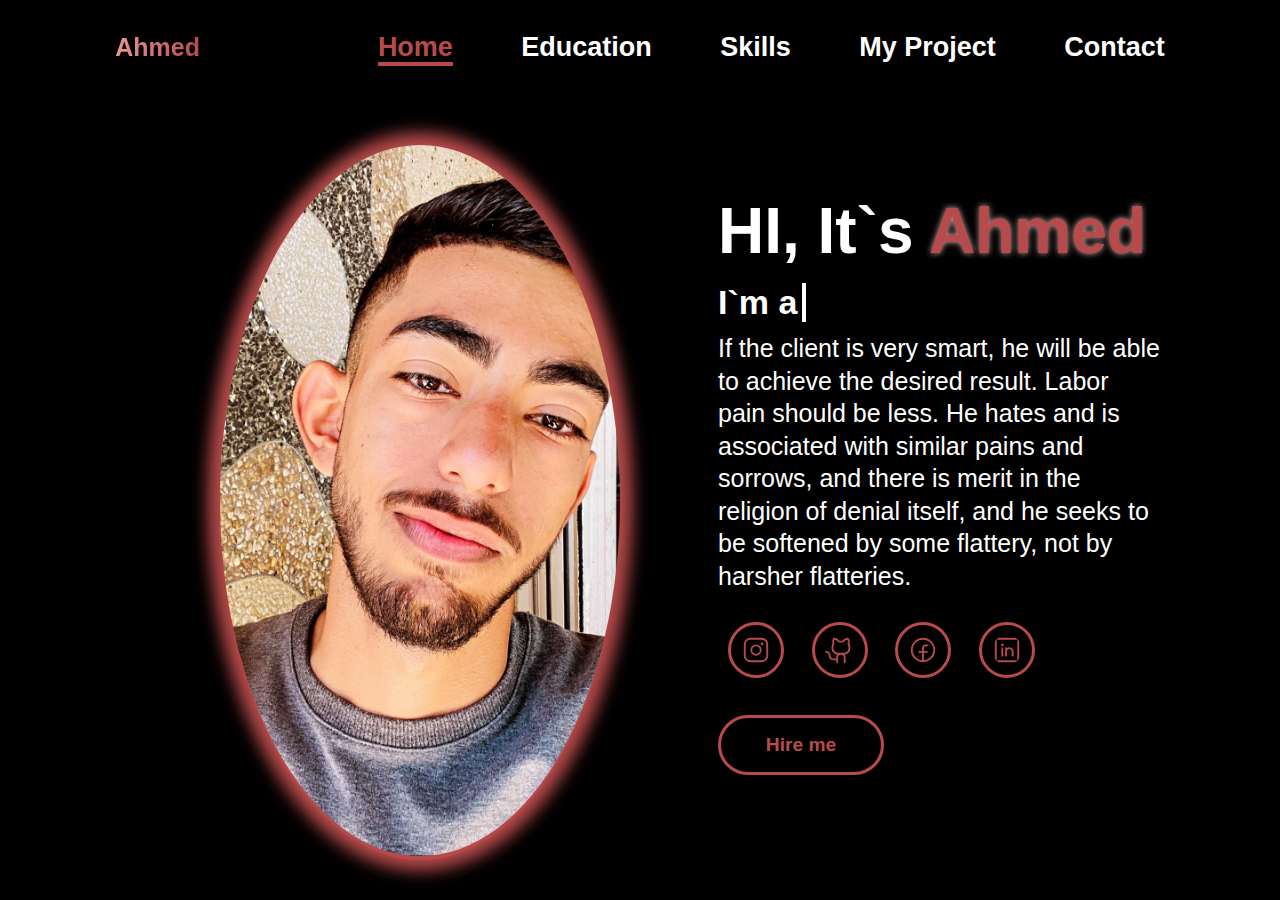
<file: index.html>
<!DOCTYPE html>
<html lang="en">
  <head>
    <link rel="stylesheet" href="style.css" />
    <meta charset="UTF-8" />
    <meta name="viewport" content="width=device-width, initial-scale=1.0" />
    <title>Document</title>
  </head>
  <body>
    <header class="header">
      <a href="" class="logo">Ahmed</a>
      <nav class="nav">
        <a class="nav__list active" href="">Home</a>
        <a class="nav__list" href="">Education</a>
        <a class="nav__list" href="skills.html">Skills</a>
        <a class="nav__list" href="MyProject.htm">My Project</a>
        <a class="nav__list" href="contact.html">Contact</a>
      </nav>
    </header>
    <main class="main">
      <div class="main__2">
        <div class="img">
          <img
            class="img"
            src="ahmed.jpg"
            alt=""
          />
        </div>
        <div class="about__main">
          <h1 class="p1">HI, It`s <span class="span">Ahmed</span></h1>
          <h3 class="typing-text">I`m a <span></span></h3>
          <p class="p3">
            If the client is very smart, he will be able to achieve the desired
            result. Labor pain should be less. He hates and is associated with
            similar pains and sorrows, and there is merit in the religion of
            denial itself, and he seeks to be softened by some flattery, not by
            harsher flatteries.
          </p>

          <div>
            <a
              target="_blank"
              href="https://www.instagram.com/ahmed.ps.ps/"
            >
              <svg
                class="icon"
                xmlns="http://www.w3.org/2000/svg"
                width="30"
                height="30"
                fill="#b74b4b"
                viewBox="0 0 256 256"
              >
                <path
                  d="M128,80a48,48,0,1,0,48,48A48.05,48.05,0,0,0,128,80Zm0,80a32,32,0,1,1,32-32A32,32,0,0,1,128,160ZM176,24H80A56.06,56.06,0,0,0,24,80v96a56.06,56.06,0,0,0,56,56h96a56.06,56.06,0,0,0,56-56V80A56.06,56.06,0,0,0,176,24Zm40,152a40,40,0,0,1-40,40H80a40,40,0,0,1-40-40V80A40,40,0,0,1,80,40h96a40,40,0,0,1,40,40ZM192,76a12,12,0,1,1-12-12A12,12,0,0,1,192,76Z"
                ></path>
              </svg>
            </a>
            <a target="_blank" href="https://github.com/ahmedpsps">
              <svg
                class="icon"
                xmlns="http://www.w3.org/2000/svg"
                width="30"
                height="30"
                fill="#b74b4b"
                viewBox="0 0 256 256"
              >
                <path
                  d="M208.31,75.68A59.78,59.78,0,0,0,202.93,28,8,8,0,0,0,196,24a59.75,59.75,0,0,0-48,24H124A59.75,59.75,0,0,0,76,24a8,8,0,0,0-6.93,4,59.78,59.78,0,0,0-5.38,47.68A58.14,58.14,0,0,0,56,104v8a56.06,56.06,0,0,0,48.44,55.47A39.8,39.8,0,0,0,96,192v8H72a24,24,0,0,1-24-24A40,40,0,0,0,8,136a8,8,0,0,0,0,16,24,24,0,0,1,24,24,40,40,0,0,0,40,40H96v16a8,8,0,0,0,16,0V192a24,24,0,0,1,48,0v40a8,8,0,0,0,16,0V192a39.8,39.8,0,0,0-8.44-24.53A56.06,56.06,0,0,0,216,112v-8A58.14,58.14,0,0,0,208.31,75.68ZM200,112a40,40,0,0,1-40,40H112a40,40,0,0,1-40-40v-8a41.74,41.74,0,0,1,6.9-22.48A8,8,0,0,0,80,73.83a43.81,43.81,0,0,1,.79-33.58,43.88,43.88,0,0,1,32.32,20.06A8,8,0,0,0,119.82,64h32.35a8,8,0,0,0,6.74-3.69,43.87,43.87,0,0,1,32.32-20.06A43.81,43.81,0,0,1,192,73.83a8.09,8.09,0,0,0,1,7.65A41.72,41.72,0,0,1,200,104Z"
                ></path>
              </svg>
            </a>
            <a
              target="_blank"
              href="https://www.facebook.com/profile.php?id=100020564404641"
            >
              <svg
                class="icon"
                xmlns="http://www.w3.org/2000/svg"
                width="30"
                height="30"
                fill="#b74b4b"
                viewBox="0 0 256 256"
              >
                <path
                d="M128,24A104,104,0,1,0,232,128,104.11,104.11,0,0,0,128,24Zm8,191.63V152h24a8,8,0,0,0,0-16H136V112a16,16,0,0,1,16-16h16a8,8,0,0,0,0-16H152a32,32,0,0,0-32,32v24H96a8,8,0,0,0,0,16h24v63.63a88,88,0,1,1,16,0Z"                ></path>
              </svg>
            </a>
            <a
              
              href="#"
            >
              <svg
                class="icon"
                xmlns="http://www.w3.org/2000/svg"
                width="30"
                height="30"
                fill="#b74b4b"
                viewBox="0 0 256 256"
              >
                <path
                  d="M216,24H40A16,16,0,0,0,24,40V216a16,16,0,0,0,16,16H216a16,16,0,0,0,16-16V40A16,16,0,0,0,216,24Zm0,192H40V40H216V216ZM96,112v64a8,8,0,0,1-16,0V112a8,8,0,0,1,16,0Zm88,28v36a8,8,0,0,1-16,0V140a20,20,0,0,0-40,0v36a8,8,0,0,1-16,0V112a8,8,0,0,1,15.79-1.78A36,36,0,0,1,184,140ZM100,84A12,12,0,1,1,88,72,12,12,0,0,1,100,84Z"
                ></path>
              </svg>
            </a>
          </div>
          <div>
            <button class="btn">Hire me</button>
          </div>
        </div>
      </div>
    </main>
  
  </body>
</html>
</file>
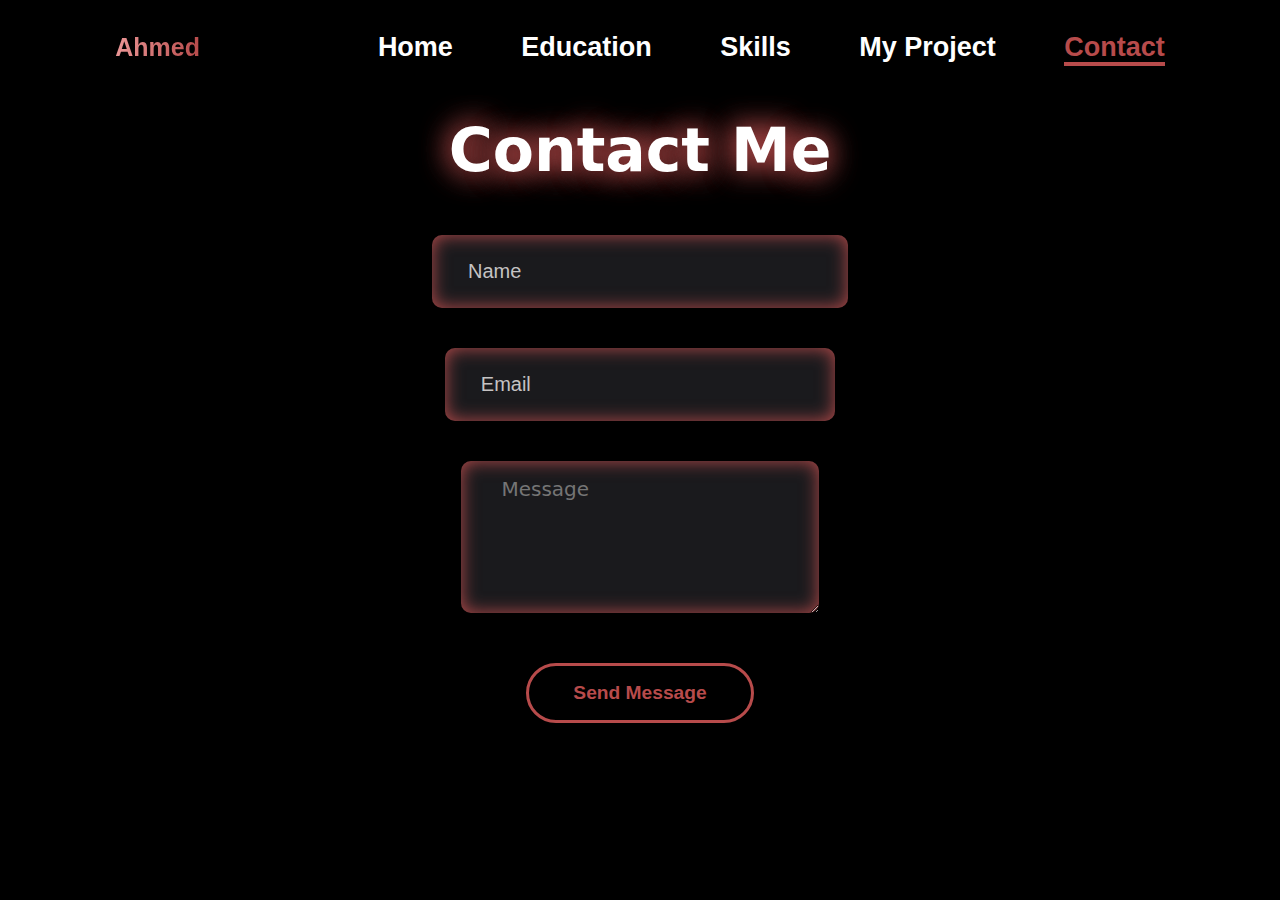
<file: contact.html>
<!DOCTYPE html>
<html lang="en">
<head>
      <link rel="stylesheet" href="contact.css">
      <meta charset="UTF-8">
      <meta name="viewport" content="width=device-width, initial-scale=1.0">
      <title>Document</title>
</head>
<body>
     <header class="header">
      <a href="" class="logo">Ahmed</a>
      <nav class="nav">
        <a class="nav__list " href="index.html">Home</a>
        <a class="nav__list" href="">Education</a>
        <a class="nav__list" href="skills.html">Skills</a>
        <a class="nav__list" href="MyProject.htm">My Project</a>
        <a class="nav__list active"  href="contact.html">Contact</a>
      </nav>
    </header>
    <main class="main">
      
      <h1 class="about__contact">Contact Me</h1>
      <div class="main__2">
            <form action="https://formspree.io/f/meoqkeab" method="post">
      <input class="input" type="text" name="name" required placeholder="Name" autocomplete="off">
      <input class="input2" type="email" name="email" required placeholder="Email" autocomplete="off">
      <textarea rows="5"   cols="60" name="Message" id="" required placeholder="Message" autocomplete="off"></textarea>
      <button type="submit">Send Message</button>
            </form>
      </div>
    </main> 
</body>
</html>
</file>
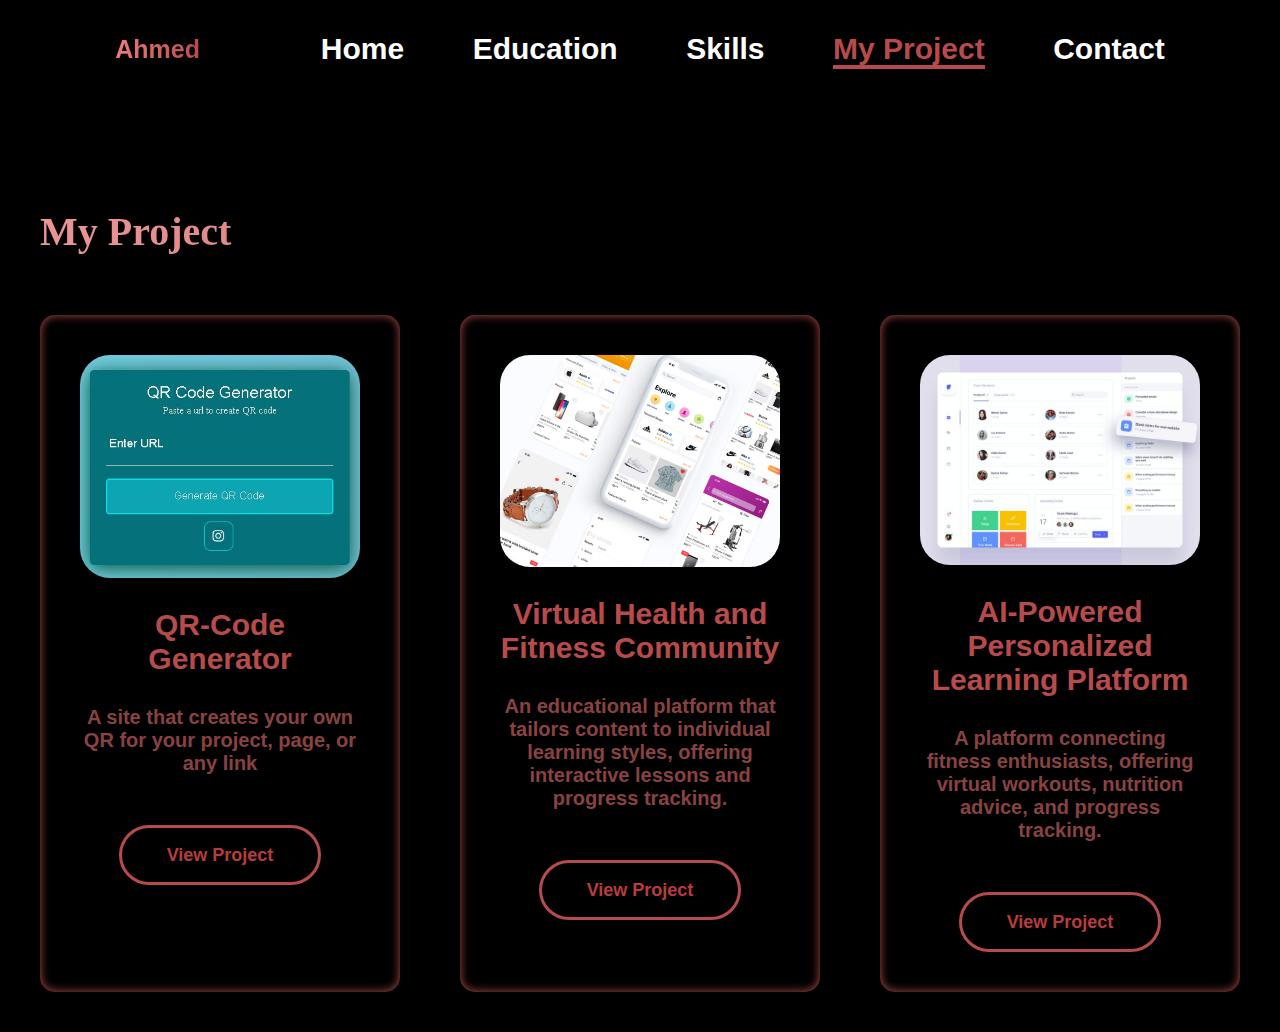
<file: MyProject.htm>
<!DOCTYPE html>
<html lang="en">
  <head>
    <link rel="stylesheet" href="Myproject.css" />
    <meta charset="UTF-8" />
    <meta name="viewport" content="width=device-width, initial-scale=1.0" />
    <title>Document</title>
  </head>
  <body>
    <header class="header">
      <a href="" class="logo">Ahmed</a>
      <nav class="nav">
        <a class="nav__list " href="index.html">Home</a>
        <a class="nav__list" href="">Education</a>
        <a class="nav__list" href="skills.html">Skills</a>
        <a class="nav__list active" href="MyProject.htm">My Project</a>
        <a class="nav__list" href="contact.html">Contact</a>
      </nav>
    </header>
    <main class="main">
      <h1 class="about__main">My Project</h1>
      <div class="project__crad">
        <div class="project__c">
          <img class="img__card" src="prj1.jpg" alt="" />
          <h2 class="about__card">QR-Code Generator</h2>
          <p class="p__card">
            A site that creates your own QR for your project, page, or any link
          </p>
          <button class="btn__card"><a target="_blank" href="https://ahmedpsps.github.io/QR-Code-Generator/">View Project</a></button>
        </div>
        <div class="project__c">
          <img class="img__card" src="prj2.jpg" alt="">
          <h2 class="about__card">Virtual Health and Fitness Community</h2>
          <p class="p__card">
            An educational platform that tailors content to individual learning
            styles, offering interactive lessons and progress tracking.
          </p>
          <button class="btn__card"><a href="">View Project</a></button>
        </div>
        <div class="project__c">
          <img class="img__card" src="prj3.jpg" alt="" />
          <h2 class="about__card">AI-Powered Personalized Learning Platform</h2>
          <p class="p__card">
            A platform connecting fitness enthusiasts, offering virtual
            workouts, nutrition advice, and progress tracking.
          </p>
          <button class="btn__card"><a class="a__btn" href="">View Project</a></button>
        </div>
      </div>
    </main>
    <footer></footer>
  </body>
</html>
</file>
<file: style.css>
* {
  margin: 0px;
  padding: 0px;
  font-family: "Poppins", sans-serif;
}
body {
  background-color: #000000;
  height: 800px;
}

.header {
  background-color: #000000;
  position: sticky;
  top: 0;
  z-index: 1;
  display: flex;
  justify-content: space-between;
  padding: 2rem 9%;
  align-items: center;

  color: #000000;

  margin-bottom: 10px;
}

.nav__list {
  margin-left: 4rem;
  font-weight: 600;
  transition: 0.1s;
  font-family: "Gill Sans", "Gill Sans MT", Calibri, "Trebuchet MS", sans-serif;
  border-bottom: #000000 4px solid;
}
.nav__list:hover {
  border-bottom: 4px solid #b74b4b;
  color: #b74b4b;
}

a {
  text-decoration: none;
  color: #ffffff;
  font-size: 27px;
}
.active{
  border-bottom: #b74b4b 4px solid;
  color: #b74b4b;
}
.img {
  border-radius: 100%;
  width: 400px;
  background-color: #b74b4b;
  box-shadow:  0px 0px 20px 7px #b74b4b
}
.main__2 {
  display: flex;
  justify-content: center;
  align-items: center;
  gap: 50px;
  position: relative;
  
  padding: 40px 120px;
  /* padding-right: 70rem; */
  margin-left: 100px;
}
.about__main {
  color: #ffffff;
  margin-left: 3rem;
}
.p1 {
  font-size: 4rem;
  font-weight: 700;
  line-height: 1.3;
  margin-bottom: 10px;
}
.p2 {
  font-size: 2.5rem;
  font-weight: 600;
  line-height: 1.3;
  
  font-family: "Franklin Gothic Medium", "Arial Narrow", Arial, sans-serif;
}
.p3 {
  max-width: 800px;
  font-size: 25px;
  font-weight: 500;
  line-height: 1.3;
  margin-bottom: 20px;
  /* max-width: 500px; */
  font-family: "Gill Sans", "Gill Sans MT", Calibri, "Trebuchet MS", sans-serif;
}
.logo {
  color: #6a1e55;
  transition: 0.2s linear;
  font-weight: 600;
  font-size: 25px;
  background-image: linear-gradient(to right, #ea9696, #b74b4b);
  -webkit-background-clip:text;
  -webkit-text-fill-color: transparent;
  animation: logo 60s linear infinite;
}
.logo:hover {
  transform: scale(1.1);
  color: #b74b4b;
}
.span {
  color: #b74b4b;
text-shadow:0px 0px 0px #b74b4b,0px 0px 6px #d8b3b3;



}
.nav__list {
  transition: 0.2s linear;
}
.icon {
  border-radius: 100%;
  border: 3px solid #b74b4b;
  margin: 10px;
  padding: 10px;
  cursor: pointer;
  transition: 0.2s;
}
.icon:hover {
  box-shadow: 0 0 20px 0px #b74b4b;
  /* background-color: #b74b4b; */
  transform: scale(1.3) translatey(-5px);
}

.btn {
  all: unset;
  margin-top: 20px;
  border: #b74b4b 3px solid;
  border-radius: 50px;
  padding: 1rem 2.8rem;
  color: #b74b4b;
  font-size: 1.2rem;
  font-weight: 600;
  cursor: pointer;
  font-family: Impact "Times New Roman", Times, serif;
  transition: 0.2s linear;
  margin-bottom: 40px;
}
.btn:hover {
  box-shadow: 0 0 20px 0px #b74b4b;
  background-color: rgb(183, 75, 75);
  color: #000000;
}
.my__project {
  padding: 0px 90px;
  font-size: 20px;
  color: #fb8500;
  margin-bottom: 30px;
}
.img_pro {
  max-width: 400px;
  height: 100%;
}


.typing-text {
  font-size: 34px;
  font-weight: 600;
  min-width: 280px;
  margin-bottom: 10px;
}

.typing-text span {
  position: relative;
}

.typing-text span::before{
    content: "Youtuber";
    color: #b74b4b;
    
    animation: words 20s infinite;
}

.typing-text span::after{
    content: "";
    position: absolute;
    width: calc(100% + 8px);
    height: 103%;
    background-color: #000000;
    border-left: 4px solid #ffffff;
    right: -8px;
    animation: cursor .7s infinite, typing 20s steps(14) infinite;
}
@keyframes typing {
    10%,15%,30%,35%,50%,55%,70%,75%,90%,95%{
        width: 0;
    }
    5%,20%,25%,40%,45%,60%,65%,80%,85%{
        width: calc(100% + 8px);
    }
}
@keyframes fade {
  17%,
  23% {
    opacity: 0;
  }
  38%,
  43% {
    opacity: 0;
  }
}

@keyframes cursor {
  to {
    border-left: 4px solid #000000;
  }
}
@keyframes words {
  0%,
  20% {
    content: "Web Developer";
  }

  21%,
  40% {
    content: "Developer";
  }
  41%,
  60% {
    content: "Web Designer";
  }
  61%,
  80% {
    content: "Financial markets analyst";
  }
  81%,
  100% {
    content: "Script Writer";
  }
}

@media (max-width: 1000px) {
  .main__2 {
    gap: 50px;
  }
  .main__2 {
    /* padding: 0px 50px; */
    margin-left: 0px;
  }
  .about__main {
    margin-left: 10px;
  }
}

@media (max-width: 995px) {
  .main__2 {
    flex-direction: column;
    padding: 0px;
    margin-bottom: 0px;
  }

  .main__2 .about__main h3 {
    font-size: 1.5rem;
  }

  .about__main h1 {
    font-size: 2rem;
    /* margin-left: 10px; */
  }
  .p3 {
    font-size: 14px;
  }
  .img {
    width: 80%;
    position: relative;
    top: 20px;
    left: 5%;
    margin-bottom: 20px;
background-color: #000000;
    box-shadow: none;
  }
  
  .header {
    display: flex;
    flex-direction: column;
  }
  .nav {
    margin-top: 10px;
  }
  a {
    font-size: 13px;
    font-weight: bold;
  }
  .nav__list {
    margin-left: 10px;
  }
}
@media (max-width: 375px) {
  .nav {
    font-size: 10px;
    margin-top: 10px;
  }
}
@media (max-width: 344px) {
  .nav {
    font-size: 13px;
    margin-top: 10px;
  }
}
@media (max-width: 500px) {
  .nav {
    margin-top: 10px;
    font-size: 10px;
  }
  .img {
    margin-bottom: 20px;
  }
}

/* انمشن الصوره */
.img {
  animation: infinite;
  -webkit-animation-name: pulse;
  animation-name: pulse;
  -webkit-animation-duration: 1s;
  animation-duration: 3s;
  -webkit-animation-fill-mode: both;
  animation-fill-mode: both;
}
@-webkit-keyframes pulse {
  0% {
    -webkit-transform: scale3d(1, 1, 1);
    transform: scale3d(1, 1, 1);
  }
  50% {
    -webkit-transform: scale3d(1.05, 1.05, 1.05);
    transform: scale3d(1.05, 1.05, 1.05);
  }
  100% {
    -webkit-transform: scale3d(1, 1, 1);
    transform: scale3d(1, 1, 1);
  }
}
@keyframes pulse {
  0% {
    -webkit-transform: scale3d(1, 1, 1);
    transform: scale3d(1, 1, 1);
  }
  50% {
    -webkit-transform: scale3d(1.05, 1.05, 1.05);
    transform: scale3d(1.05, 1.05, 1.05);
  }
  100% {
    -webkit-transform: scale3d(1, 1, 1);
    transform: scale3d(1, 1, 1);
  }
}
@keyframes logo {
  to {
    background-position: 4500px;
  }
}
</file>
<file: contact.css>
* {
  margin: 0px;
  padding: 0px;
  font-family: "Poppins", sans-serif;
}
body {
  background-color: #000000;
  height: 800px;
}

.header {
  background-color: #000000;
  position: sticky;
  top: 0;
  z-index: 1;
  display: flex;
  justify-content: space-between;
  padding: 2rem 9%;
  align-items: center;

  color: #000000;
 
  margin-bottom: 10px;
}

.nav__list {
  margin-left: 4rem;
  font-weight: 600;
  transition: 0.1s;
  font-family: "Gill Sans", "Gill Sans MT", Calibri, "Trebuchet MS", sans-serif;
  border-bottom: #000000 4px solid;
}
.nav__list:hover {
  border-bottom: 4px solid #b74b4b;
  color: #b74b4b;
}

a {
  text-decoration: none;
  color: #ffffff;
  font-size: 27px;
}
.active {
  border-bottom: #b74b4b 4px solid;
  color: #b74b4b;
}
.logo {
  color: #b74b4b;
  transition: 0.2s linear;
  font-weight: 600;
  font-size: 25px;
  background-image: linear-gradient(to right,#ea9696, #b74b4b);
  -webkit-background-clip:text;
  -webkit-text-fill-color: transparent;
  animation: logo 60s linear infinite;
}
@keyframes logo {
  to {
    background-position: 4500px;
  }
}

.about__contact {
  margin-bottom: 40px;
  color: white;
  text-shadow: 0px 0px 30px #b74b4b, 0px 0px 30px #b74b4b;
  text-align: center;
  padding: 10px;
  font-size: 60px;
  font-family: system-ui, -apple-system, BlinkMacSystemFont, "Segoe UI", Roboto,
    Oxygen, Ubuntu, Cantarell, "Open Sans", "Helvetica Neue", sans-serif;
}
form {
  display: flex;
  justify-content: center;
  align-items: center;
  flex-direction: column;
}
input {
  border: none;
  color: white;
  background-color: #1a1a1d;
  width: 30%;
  font-size: 20px;
  padding: 25px 16px;
  border-radius: 10px;
  border-color: #1a1a1d;
  margin-bottom: 40px;
 -webkit-box-shadow:0px 0px 18px 0px #b74b4b inset;
-moz-box-shadow:0px 0px 18px 0px #b74b4b inset;
box-shadow:0px 0px 18px 0px #b74b4b inset;
  transition: 0.8s;
}
input[type="text"]::placeholder {
  color: #c5c3c3;
  opacity: 1;
  font-size: 20px;
  padding-left:20px;
  ;
}


input[type="email"]::placeholder {
  color: #c5c3c3;
  opacity: 1;
  font-size: 20px;
  padding-left: 20px;
}
input[type="email"] {
  width: 28%;
}
input:hover {
  transform: scale(1.11);
}
textarea {
  background-color: #1a1a1d;
  -webkit-box-shadow:0px 0px 18px 0px #b74b4b inset;
-moz-box-shadow:0px 0px 18px 0px #b74b4b inset;
box-shadow:0px 0px 18px 0px #b74b4b inset;
  width: 24%;
  font-size: 20px;
  padding: 16px 10px;
  padding-left: 40px;
  border-radius: 10px;
  border: none;
  color: #c5c3c3;
  opacity: 1;
  font-size: 20px;
  margin-bottom: 30px;
  transition: 0.8s;
  font-family: system-ui, -apple-system, BlinkMacSystemFont, "Segoe UI", Roboto,
    Oxygen, Ubuntu, Cantarell, "Open Sans", "Helvetica Neue", sans-serif;
}
textarea:hover {
  transform: scale(1.1);
}
input:focus-within {
  outline: none;
  /* border-color: #a64d79; */
  /* border-width:3px ; */
  
  
  
}
textarea:focus-within {
  outline: none;
  color: white;
  font-size: 20px;
  padding: 16px 10px;
  padding-left: 40px;
  border-color: #b74b4b;
  /* border-width:3px ;    */
}
button {
  all: unset;
  margin-top: 20px;
  border: #b74b4b 3px solid;
  border-radius: 50px;
  padding: 1rem 2.8rem;
  color: #b74b4b;
  font-size: 1.2rem;
  font-weight: 600;
  cursor: pointer;
  font-family: Impact "Times New Roman", Times, serif;
  transition: 0.2s linear;
}
button:hover {
  box-shadow: 0 0 20px 0px #b74b4b;
  background-color: #b74b4b;
  color: #000000;
}

@media (max-width: 1000px) {
  .main__2 {
    gap: 50px;
  }
  .main__2 {
    /* padding: 0px 50px; */
    margin-left: 0px;
  }
  .about__main {
    margin-left: 10px;
  }
}
@media (max-width: 995px) {
  .main__2 {
    flex-direction: column;
    padding: 0px;
    margin-bottom: 0px;
  }
  .about__contact {
    font-size: 30px;
  }
  .input {
    width: 300px;
  }
  input[type="email"] {
    width: 300px;
  
  }
  textarea {
    width: 280px;
  }
  button {
    font-size: 15px;
  }
  .main__2 .about__main h3 {
    font-size: 1.5rem;
  }

  .about__main h1 {
    font-size: 2rem;
    /* margin-left: 10px; */
  }
  .p3 {
    font-size: 14px;
  }
  .img {
    width: 80%;
    position: relative;
    top: 20px;
    left: 5%;
    margin-bottom: 20px;
    background-color: #000000;
    box-shadow: none;
  }
  .nav__list{
    font-size: 13px; 
  }

  .header {
    display: flex;
    flex-direction: column;
  }
  .nav {
    margin-top: 10px;
  }

  .nav__list {
    margin-left: 10px;
    font-size: 15px;
  }
  .project__crad {
    display: flex;
    flex-direction: column;
  }
.input{
  height: 5px;
}
input[type="email"]{
  height: 5px;
}
input[type="text"]::placeholder {
  
  font-size: 15px;
}


input[type="email"]::placeholder {
 font-size: 15px;
}

textarea::placeholder{
  font-size: 15px;
}

}
@media (max-width: 375px) {
  .nav {
    font-size: 10px;
    margin-top: 10px;
  }
}
@media (max-width: 344px) {
  .nav {
    font-size: 13px;
    margin-top: 10px;
  }
}
@media (max-width: 500px) {
  .nav {
    margin-top: 10px;
    font-size: 10px;
  }
  .img {
    margin-bottom: 20px;
  }
}
</file>
<file: Myproject.css>
* {
  margin: 0px;
  padding: 0px;
  font-family: "Poppins", sans-serif;
}
body {
  background-color: #000000;
}
.header {
  display: flex;
  justify-content: space-between;
  padding: 2rem 9%;
  align-items: center;
position: sticky;
top: 0;
background-color: #000000;
  color: #000000;
  
  margin-bottom: 10px;
}
.main {
  padding: 40px;
}
.nav__list {
  margin-left: 4rem;
  font-weight: 600;
  transition: 0.1s;
  font-family: "Gill Sans", "Gill Sans MT", Calibri, "Trebuchet MS", sans-serif;
  border-bottom: #000000 4px solid;
   text-decoration: none;
  color: #ffffff;
  font-size: 30px;
}
.nav__list:hover {
  border-bottom: 4px solid #b74b4b;
  color: #b74b4b;
}
.active{
  border-bottom: #b74b4b 4px solid;
  color: #b74b4b;
}

.logo {
  color: #b74b4b;
  transition: 0.2s linear;
  font-weight: 600;
  font-size: 25px;
  background-image: linear-gradient(to right, #ee7a7a, #b74b4b);
  -webkit-background-clip:text;
  -webkit-text-fill-color: transparent;
  animation: logo 60s linear infinite;
}
@keyframes logo {
  to {
    background-position: 4500px;
  }
}
.logo:hover {
  transform: scale(1.1);
  color: #b74b4b;
}
.about__main {
  color: #b74b4b;
  padding: 60px 0px;
  font-family: arial black;
  font-size: 40px;
  background-image: linear-gradient(to right, #ea9696, #b74b4b);
  -webkit-background-clip:text;
  -webkit-text-fill-color: transparent;
  animation: rainbow-animation 12s linear infinite;
}
.img__card {
  width: 100%;
  max-width: 400px;
  border-radius: 30px;
  transition: 1s;
  
}
.img__card:hover {
  transform: scale(1.1);
  border-radius: 50px;
}
.project__crad {
  
  gap: 60px;
  display: grid;
  grid-template-columns: 1fr 1fr 1fr;
}
.project__c {
  
  padding: 40px;
  border-radius: 30px;
  flex-direction: column;
  text-align: center;
  display: flex;
  align-items: center;
  gap: 30px;
   background-color: #000000;
  box-shadow: inset 0px 0px 10px 0px #b74b4b;
 
  border-radius: 15px;
  
}
.about__card {
  color: #b74b4b;
  font-size: 30px;
}
.p__card {
  color: #894242;
  font-size: 20px;
  font-weight: 600;
}
.btn__card{
  all: unset;
  margin-top: 20px;
  border: #b74b4b 3px solid;
  border-radius: 50px;
  padding: 1rem 2.8rem;
  color: #b74b4b;
  font-size: 1.2rem;
  font-weight: 600;
  cursor: pointer;
  font-family: Impact "Times New Roman", Times, serif;
  transition: 0.2s linear;
}
.btn__card:hover {
  box-shadow: 0 0 20px 0px #b74b4b;
  background-color: #b74b4b;
  a{
    color: #1a1a1d;
  }
}
a {
  text-decoration: none;
  color: #b93c3c;
  font-size: 18px;
}

@keyframes rainbow-animation {
  to {
    background-position: 4500px;
  }
}
@media (max-width: 1000px) {
  .main__2 {
    gap: 50px;
  }
  .main__2 {
    /* padding: 0px 50px; */
    margin-left: 0px;
  }
  .about__main {
    margin-left: 10px;
  }
}
@media (max-width: 995px) {
  .main__2 {
    flex-direction: column;
    padding: 0px;
    margin-bottom: 0px;
  }

  .main__2 .about__main h3 {
    font-size: 1.5rem;
  }

  .about__main h1 {
    font-size: 2rem;
    /* margin-left: 10px; */
  }
  .p3 {
    font-size: 14px;
  }
  .img__card{
    height: 50%;
  }
  .header {
    display: flex;
    flex-direction: column;
  }
  .nav {
    margin-top: 10px;
  }
  
  .nav__list {
    margin-left: 10px;
    font-size: 13px;
  }
  .project__crad{
    display: flex;
    flex-direction: column;
  }
.about__card {
  
  font-size: 20px;
}
.p__card{
  font-size: 15px;
}
.btn__card{
font-size: 1px;
border: 2.5px solid #b74b4b;
padding: 12px 30px;
}
a{
  font-size: 13px;
}

}
@media (max-width: 375px) {
  .nav {
    font-size: 10px;
    margin-top: 10px;
  }
}
@media (max-width: 344px) {
  .nav {
    font-size: 13px;
    margin-top: 10px;
  }
}
@media (max-width: 500px) {
  .nav {
    margin-top: 10px;
    font-size: 10px;
  }
  .img {
    margin-bottom: 20px;
  }
}
</file>
